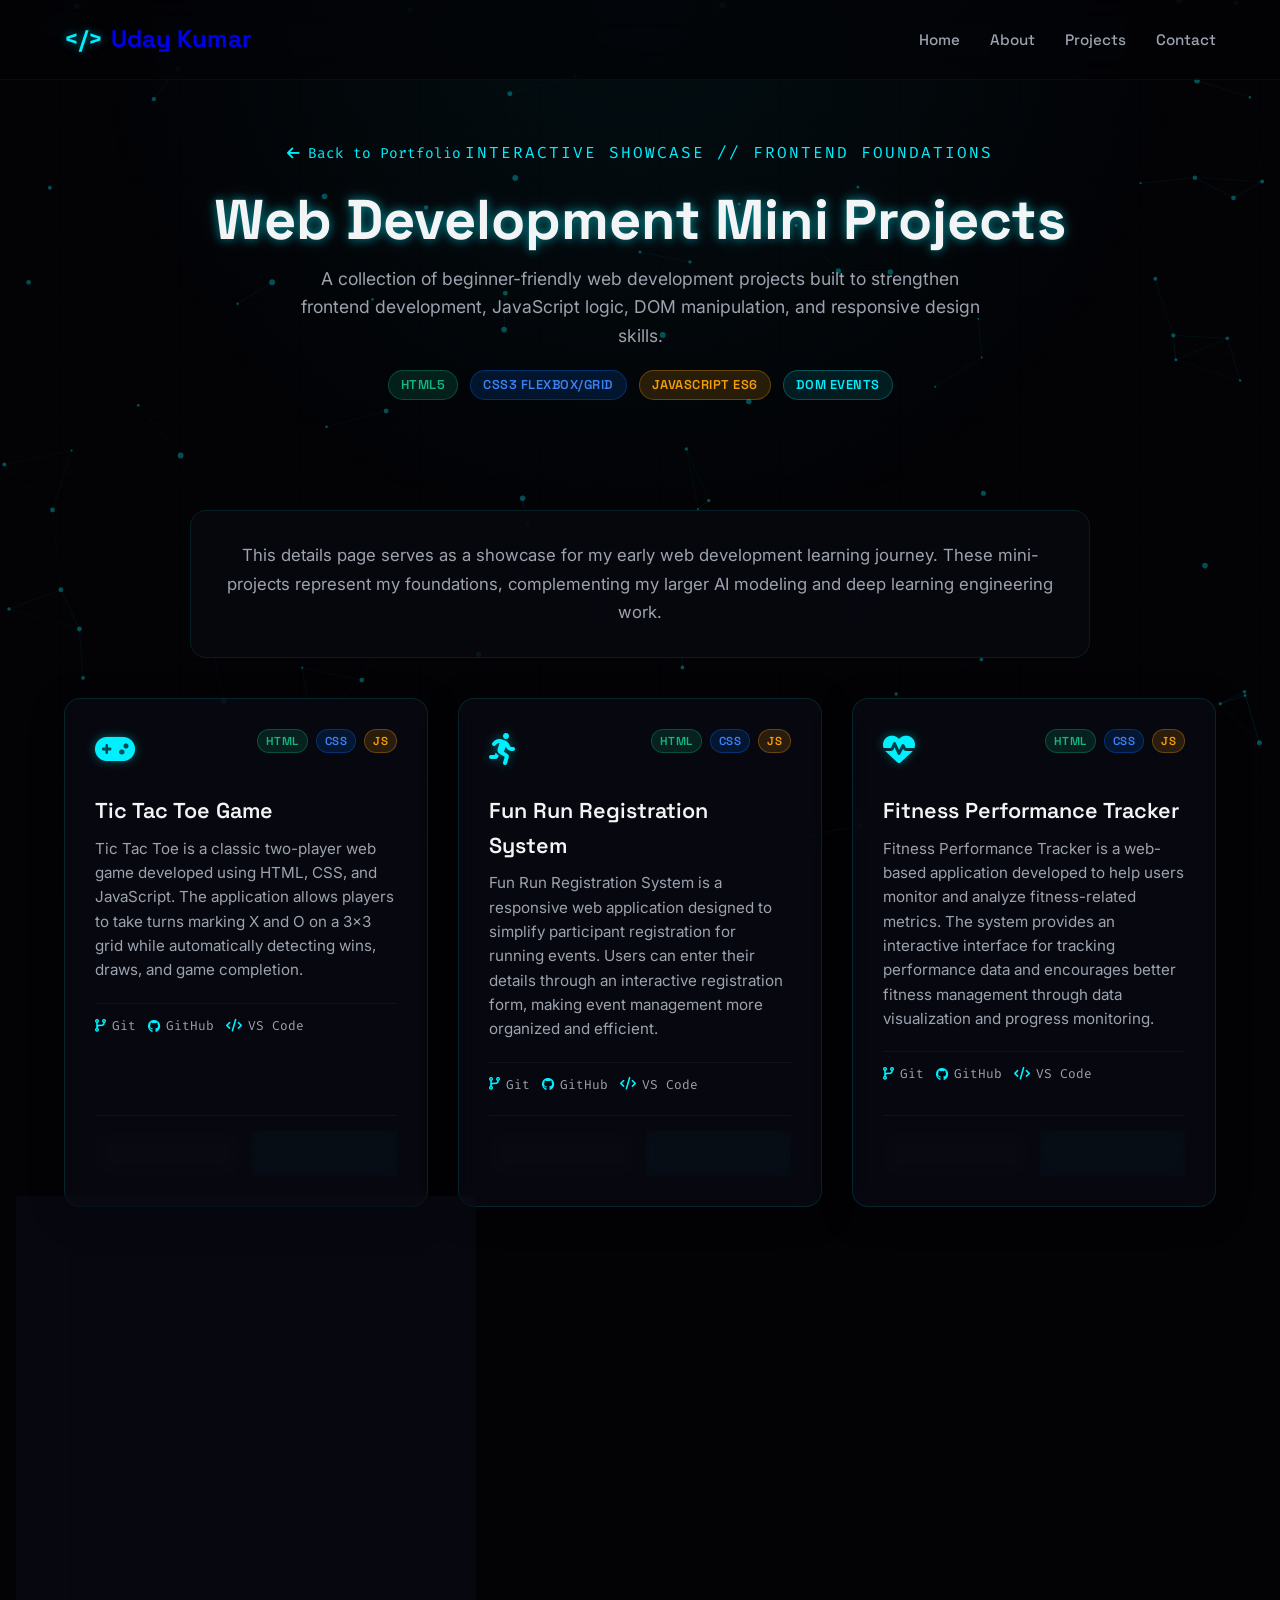
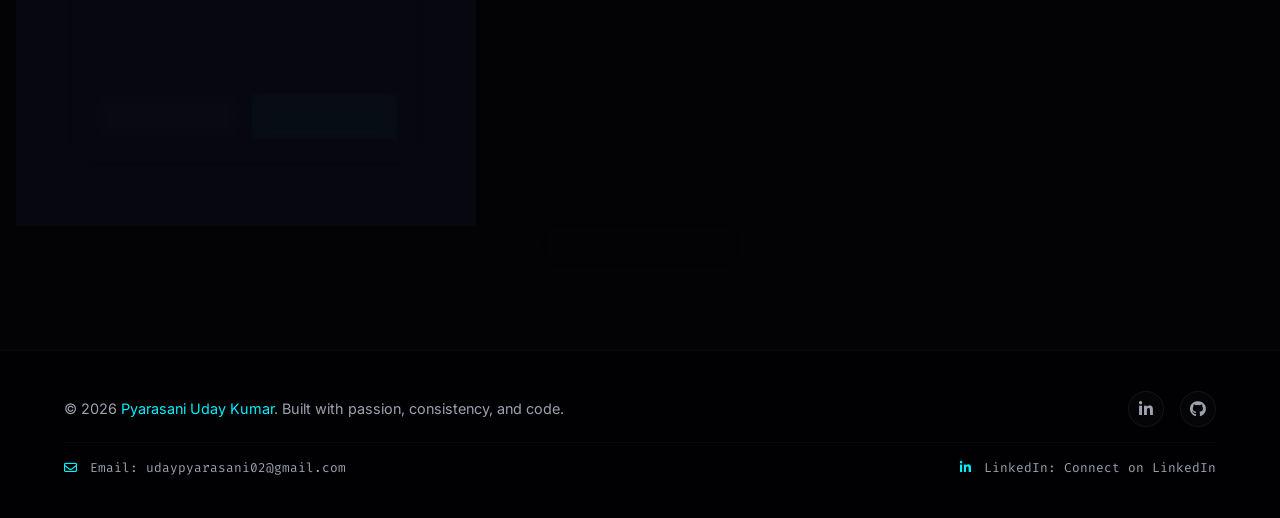
<file: p6-web-dev-mini-projects.html>
<!DOCTYPE html>
<html lang="en">

<head>
    <meta charset="UTF-8">
    <meta name="viewport" content="width=device-width, initial-scale=1.0">
    <meta name="description"
        content="Showcase of frontend development mini projects including Tic Tac Toe, Fun Run Registration, Fitness Performance Tracker, and Form Validation.">
    <meta name="keywords"
        content="Web Development, Frontend, HTML, CSS, JavaScript, Portfolio, Mini Projects, Pyarasani Uday Kumar">
    <meta name="author" content="Pyarasani Uday Kumar">
    <title>Web Development Mini Projects | Pyarasani Uday Kumar</title>

    <!-- CSS Stylesheet -->
    <link rel="stylesheet" href="style.css">

    <!-- FontAwesome Icons -->
    <link rel="stylesheet" href="https://cdnjs.cloudflare.com/ajax/libs/font-awesome/6.4.0/css/all.min.css">

    <style>
        /* Details Page Specific Case Study Styles */
        .case-study-hero {
            padding-top: 140px;
            padding-bottom: 60px;
            text-align: center;
            position: relative;
            background: radial-gradient(circle at top, rgba(0, 240, 255, 0.05) 0%, transparent 70%);
        }

        .btn-back {
            margin-bottom: 24px;
            display: inline-flex;
            align-items: center;
            gap: 8px;
            color: var(--neon-cyan);
            text-decoration: none;
            font-family: var(--font-mono);
            font-size: 0.9rem;
            transition: var(--transition-fast);
        }

        .btn-back:hover {
            text-shadow: 0 0 8px var(--neon-cyan);
            transform: translateX(-4px);
        }

        .hero-badges {
            display: flex;
            justify-content: center;
            gap: 12px;
            flex-wrap: wrap;
            margin: 20px 0 30px 0;
        }

        .hero-badge {
            font-family: var(--font-heading);
            font-weight: 600;
            padding: 4px 12px;
            border-radius: 20px;
            font-size: 0.8rem;
            text-transform: uppercase;
            letter-spacing: 0.5px;
        }

        /* Showcase Layout */
        .mini-projects-grid {
            display: grid;
            grid-template-columns: repeat(auto-fit, minmax(340px, 1fr));
            gap: 30px;
            margin-top: 40px;
        }

        .mini-project-card {
            height: 100%;
            display: flex;
            flex-direction: column;
            justify-content: space-between;
            background: rgba(10, 11, 20, 0.65);
            border: 1px solid rgba(0, 240, 255, 0.12);
            box-shadow: 0 8px 32px 0 rgba(0, 0, 0, 0.37);
            transition: var(--transition-smooth);
        }

        .mini-project-card:hover {
            border-color: rgba(0, 240, 255, 0.4);
            box-shadow: 0 12px 30px rgba(0, 240, 255, 0.12), inset 0 0 20px rgba(0, 240, 255, 0.04);
            transform: translateY(-6px);
        }

        .card-header-area {
            display: flex;
            justify-content: space-between;
            align-items: center;
            margin-bottom: 15px;
        }

        .card-icon {
            font-size: 2rem;
            color: var(--neon-cyan);
            text-shadow: 0 0 10px rgba(0, 240, 255, 0.4);
        }

        .card-title-text {
            font-family: var(--font-heading);
            font-size: 1.35rem;
            font-weight: 600;
            color: var(--text-primary);
            margin-top: 10px;
            margin-bottom: 8px;
            transition: var(--transition-fast);
        }

        .mini-project-card:hover .card-title-text {
            color: var(--neon-cyan);
        }

        .card-desc {
            font-size: 0.95rem;
            color: var(--text-secondary);
            line-height: 1.6;
            margin-bottom: 20px;
        }

        .tech-badges-list {
            display: flex;
            flex-wrap: wrap;
            gap: 8px;
            margin-bottom: 16px;
        }

        .tech-badge-item {
            font-family: var(--font-heading);
            font-size: 0.72rem;
            font-weight: 600;
            padding: 2px 8px;
            border-radius: 20px;
            text-transform: uppercase;
            letter-spacing: 0.5px;
        }

        .badge-html {
            background: rgba(16, 185, 129, 0.15);
            color: #10b981;
            border: 1px solid rgba(16, 185, 129, 0.3);
        }

        .badge-css {
            background: rgba(0, 114, 255, 0.15);
            color: #3b82f6;
            border: 1px solid rgba(0, 114, 255, 0.3);
        }

        .badge-js {
            background: rgba(245, 158, 11, 0.15);
            color: #f59e0b;
            border: 1px solid rgba(245, 158, 11, 0.3);
        }

        /* Tech stack detailed sublist */
        .sub-tech-stack {
            font-family: var(--font-mono);
            font-size: 0.8rem;
            color: var(--text-secondary);
            border-top: 1px solid rgba(255, 255, 255, 0.05);
            padding-top: 12px;
            margin-bottom: 20px;
            display: flex;
            flex-wrap: wrap;
            gap: 12px;
        }

        .sub-tech-stack span {
            display: flex;
            align-items: center;
            gap: 6px;
        }

        .sub-tech-stack i {
            color: var(--neon-cyan);
        }

        /* Custom Card Action Group */
        .card-actions-group {
            display: flex;
            gap: 12px;
            border-top: 1px solid rgba(255, 255, 255, 0.05);
            padding-top: 15px;
            margin-top: auto;
        }

        .card-actions-group .btn {
            flex: 1;
            padding: 10px 0;
            font-size: 0.88rem;
        }

        .btn-card-demo {
            border: 1px solid rgba(0, 240, 255, 0.3) !important;
            background: rgba(0, 240, 255, 0.02) !important;
            color: var(--text-primary) !important;
        }

        .btn-card-demo:hover {
            background: rgba(0, 240, 255, 0.15) !important;
            border-color: var(--neon-cyan) !important;
            box-shadow: 0 0 15px rgba(0, 240, 255, 0.4), inset 0 0 10px rgba(0, 240, 255, 0.2) !important;
        }
    </style>
</head>

<body>

    <!-- Canvas particle background -->
    <canvas id="bg-canvas"></canvas>

    <!-- Sticky Navigation Bar -->
    <header class="navbar" id="navbar">
        <div class="container nav-container">
            <a href="index.html#home" class="logo" aria-label="Home">
                <span>&lt;/&gt;</span> Uday Kumar
            </a>

            <button class="nav-toggle" id="nav-toggle" aria-label="Toggle Navigation Menu" aria-controls="nav-links"
                aria-expanded="false">
                <i class="fa-solid fa-bars-staggered"></i>
            </button>

            <ul class="nav-links" id="nav-links">
                <li><a href="index.html#home">Home</a></li>
                <li><a href="index.html#about">About</a></li>
                <li><a href="index.html#projects" class="active">Projects</a></li>
                <li><a href="index.html#contact">Contact</a></li>
            </ul>
        </div>
    </header>

    <main>
        <!-- Hero Details Section -->
        <section class="case-study-hero">
            <div class="container">
                <a href="index.html#projects" class="btn-back"><i class="fa-solid fa-arrow-left"></i> Back to Portfolio</a>
                <span class="hero-welcome">Interactive Showcase // Frontend Foundations</span>
                <h1 class="hero-title text-neon-glow" style="font-size: 3.5rem;">Web Development Mini Projects</h1>
                
                <p class="hero-tagline" style="margin: 15px auto 0 auto; max-width: 700px; color: var(--text-secondary); font-size: 1.1rem; line-height: 1.6;">
                    A collection of beginner-friendly web development projects built to strengthen frontend development, JavaScript logic, DOM manipulation, and responsive design skills.
                </p>

                <div class="hero-badges">
                    <span class="hero-badge"
                        style="background: rgba(16, 185, 129, 0.15); color: #10b981; border: 1px solid rgba(16, 185, 129, 0.3);">HTML5</span>
                    <span class="hero-badge"
                        style="background: rgba(0, 114, 255, 0.15); color: #3b82f6; border: 1px solid rgba(0, 114, 255, 0.3);">CSS3 Flexbox/Grid</span>
                    <span class="hero-badge"
                        style="background: rgba(245, 158, 11, 0.15); color: #f59e0b; border: 1px solid rgba(245, 158, 11, 0.3);">JavaScript ES6</span>
                    <span class="hero-badge"
                        style="background: rgba(0, 240, 255, 0.1); color: var(--neon-cyan); border: 1px solid rgba(0, 240, 255, 0.25);">DOM Events</span>
                </div>
            </div>
        </section>

        <!-- Projects Grid Area -->
        <section id="showcase" style="padding-top: 20px; padding-bottom: 80px;">
            <div class="container">
                <div class="glass-panel reveal" style="max-width: 900px; margin: 0 auto 40px auto; text-align: center;">
                    <p style="color: var(--text-secondary); font-size: 1.05rem; line-height: 1.7; margin: 0;">
                        This details page serves as a showcase for my early web development learning journey. These mini-projects represent my foundations, complementing my larger AI modeling and deep learning engineering work.
                    </p>
                </div>

                <div class="mini-projects-grid">
                    <!-- Project 1: Tic Tac Toe Game -->
                    <div class="glass-panel mini-project-card reveal">
                        <div class="card-header-area">
                            <i class="fa-solid fa-gamepad card-icon"></i>
                            <div class="tech-badges-list">
                                <span class="tech-badge-item badge-html">HTML</span>
                                <span class="tech-badge-item badge-css">CSS</span>
                                <span class="tech-badge-item badge-js">JS</span>
                            </div>
                        </div>

                        <h3 class="card-title-text">Tic Tac Toe Game</h3>
                        <p class="card-desc">
                            Tic Tac Toe is a classic two-player web game developed using HTML, CSS, and JavaScript. The application allows players to take turns marking X and O on a 3×3 grid while automatically detecting wins, draws, and game completion.
                        </p>

                        <!-- Tech Stack Detailed Sublist -->
                        <div class="sub-tech-stack">
                            <span><i class="fa-solid fa-code-branch"></i> Git</span>
                            <span><i class="fa-brands fa-github"></i> GitHub</span>
                            <span><i class="fa-solid fa-code"></i> VS Code</span>
                        </div>

                        <div class="card-actions-group">
                            <a href="https://github.com/PyarasaniUday/Tic-Toc-" target="_blank" class="btn btn-secondary"><i class="fa-brands fa-github"></i> Source Code</a>
                            <a href="https://tic-toc-indol.vercel.app/" target="_blank" class="btn btn-secondary btn-card-demo"><i class="fa-solid fa-arrow-up-right-from-square"></i> Live Demo</a>
                        </div>
                    </div>

                    <!-- Project 2: Fun Run Registration System -->
                    <div class="glass-panel mini-project-card reveal reveal-delay-1">
                        <div class="card-header-area">
                            <i class="fa-solid fa-person-running card-icon"></i>
                            <div class="tech-badges-list">
                                <span class="tech-badge-item badge-html">HTML</span>
                                <span class="tech-badge-item badge-css">CSS</span>
                                <span class="tech-badge-item badge-js">JS</span>
                            </div>
                        </div>

                        <h3 class="card-title-text">Fun Run Registration System</h3>
                        <p class="card-desc">
                            Fun Run Registration System is a responsive web application designed to simplify participant registration for running events. Users can enter their details through an interactive registration form, making event management more organized and efficient.
                        </p>

                        <!-- Tech Stack Detailed Sublist -->
                        <div class="sub-tech-stack">
                            <span><i class="fa-solid fa-code-branch"></i> Git</span>
                            <span><i class="fa-brands fa-github"></i> GitHub</span>
                            <span><i class="fa-solid fa-code"></i> VS Code</span>
                        </div>

                        <div class="card-actions-group">
                            <a href="https://github.com/PyarasaniUday/Fun-Run-Registration-" target="_blank" class="btn btn-secondary"><i class="fa-brands fa-github"></i> Source Code</a>
                            <a href="https://fun-run-registration.vercel.app/" target="_blank" class="btn btn-secondary btn-card-demo"><i class="fa-solid fa-arrow-up-right-from-square"></i> Live Demo</a>
                        </div>
                    </div>

                    <!-- Project 3: Fitness Performance Tracker -->
                    <div class="glass-panel mini-project-card reveal reveal-delay-2">
                        <div class="card-header-area">
                            <i class="fa-solid fa-heart-pulse card-icon"></i>
                            <div class="tech-badges-list">
                                <span class="tech-badge-item badge-html">HTML</span>
                                <span class="tech-badge-item badge-css">CSS</span>
                                <span class="tech-badge-item badge-js">JS</span>
                            </div>
                        </div>

                        <h3 class="card-title-text">Fitness Performance Tracker</h3>
                        <p class="card-desc">
                            Fitness Performance Tracker is a web-based application developed to help users monitor and analyze fitness-related metrics. The system provides an interactive interface for tracking performance data and encourages better fitness management through data visualization and progress monitoring.
                        </p>

                        <!-- Tech Stack Detailed Sublist -->
                        <div class="sub-tech-stack">
                            <span><i class="fa-solid fa-code-branch"></i> Git</span>
                            <span><i class="fa-brands fa-github"></i> GitHub</span>
                            <span><i class="fa-solid fa-code"></i> VS Code</span>
                        </div>

                        <div class="card-actions-group">
                            <a href="https://github.com/PyarasaniUday/Fitness-Performance-" target="_blank" class="btn btn-secondary"><i class="fa-brands fa-github"></i> Source Code</a>
                            <a href="https://fitness-performance.vercel.app/" target="_blank" class="btn btn-secondary btn-card-demo"><i class="fa-solid fa-arrow-up-right-from-square"></i> Live Demo</a>
                        </div>
                    </div>

                    <!-- Project 4: Form Validation & Registration Project -->
                    <div class="glass-panel mini-project-card reveal reveal-delay-3">
                        <div class="card-header-area">
                            <i class="fa-solid fa-user-check card-icon"></i>
                            <div class="tech-badges-list">
                                <span class="tech-badge-item badge-html">HTML</span>
                                <span class="tech-badge-item badge-css">CSS</span>
                                <span class="tech-badge-item badge-js">JS</span>
                            </div>
                        </div>

                        <h3 class="card-title-text">Form Validation & Registration</h3>
                        <p class="card-desc">
                            Form Validation & Registration Project is a frontend web application focused on collecting user information through a structured registration form while implementing client-side validation techniques. The project demonstrates DOM manipulation, input validation, and responsive form design using JavaScript.
                        </p>

                        <!-- Tech Stack Detailed Sublist -->
                        <div class="sub-tech-stack">
                            <span><i class="fa-solid fa-code-branch"></i> Git</span>
                            <span><i class="fa-brands fa-github"></i> GitHub</span>
                            <span><i class="fa-solid fa-code"></i> VS Code</span>
                        </div>

                        <div class="card-actions-group">
                            <a href="https://github.com/PyarasaniUday/Fun-Run-Registration-" target="_blank" class="btn btn-secondary"><i class="fa-brands fa-github"></i> Source Code</a>
                            <a href="https://fun-run-registration.vercel.app/" target="_blank" class="btn btn-secondary btn-card-demo"><i class="fa-solid fa-arrow-up-right-from-square"></i> Live Demo</a>
                        </div>
                    </div>
                </div>

                <!-- Back to Portfolio CTA Button -->
                <div style="margin-top: 50px; text-align: center;" class="reveal">
                    <a href="index.html#projects" class="btn btn-secondary"><i class="fa-solid fa-arrow-left"></i> Back to Portfolio</a>
                </div>
            </div>
        </section>
    </main>

    <!-- Footer -->
    <footer>
        <div class="container">
            <div class="footer-content"
                style="padding-bottom: 15px; border-bottom: 1px solid rgba(255, 255, 255, 0.03);">
                <div class="footer-text">
                    &copy; 2026 <span>Pyarasani Uday Kumar</span>. Built with passion, consistency, and code.
                </div>
                <div class="footer-socials">
                    <a href="https://www.linkedin.com/in/pyarasani-uday-kumar-9b9190366/?lipi=urn%3Ali%3Apage%3Ad_flagship3_profile_view_base_contact_details%3B1h8UChZWR5uLgJzlyb17Gw%3D%3D"
                        target="_blank" aria-label="LinkedIn"><i class="fa-brands fa-linkedin-in"></i></a>
                    <a href="https://github.com/PyarasaniUday" target="_blank" aria-label="GitHub"><i
                            class="fa-brands fa-github"></i></a>
                </div>
            </div>
            <div
                style="margin-top: 15px; display: flex; justify-content: space-between; flex-wrap: wrap; gap: 10px; font-size: 0.8rem; color: var(--text-secondary); font-family: var(--font-mono);">
                <div>
                    <i class="fa-regular fa-envelope" style="color: var(--neon-cyan); margin-right: 5px;"></i>
                    Email: <a href="mailto:udaypyarasani02@gmail.com"
                        style="color: inherit; text-decoration: none; transition: var(--transition-fast);"
                        onmouseover="this.style.color='var(--neon-cyan)'"
                        onmouseout="this.style.color='inherit'">udaypyarasani02@gmail.com</a>
                </div>
                <div>
                    <i class="fa-brands fa-linkedin-in" style="color: var(--neon-cyan); margin-right: 5px;"></i>
                    LinkedIn: <a
                        href="https://www.linkedin.com/in/pyarasani-uday-kumar-9b9190366/?lipi=urn%3Ali%3Apage%3Ad_flagship3_profile_view_base_contact_details%3B1h8UChZWR5uLgJzlyb17Gw%3D%3D"
                        target="_blank"
                        style="color: inherit; text-decoration: none; transition: var(--transition-fast);"
                        onmouseover="this.style.color='var(--neon-cyan)'"
                        onmouseout="this.style.color='inherit'">Connect on LinkedIn</a>
                </div>
            </div>
        </div>
    </footer>

    <!-- JavaScript File -->
    <script src="script.js"></script>
</body>

</html>
</file>
<file: style.css>
@import url('https://fonts.googleapis.com/css2?family=Inter:wght@300;400;500;600;700&family=Space+Grotesk:wght@400;500;600;700&family=Fira+Code:wght@400;500&display=swap');

/* --- CUSTOM VARIABLES --- */
:root {
    --bg-base: #030306;
    --bg-darker: #010103;
    --bg-glass: rgba(10, 11, 20, 0.5);
    --bg-glass-hover: rgba(16, 18, 35, 0.7);
    --border-glass: rgba(0, 240, 255, 0.1);
    --border-glass-hover: rgba(0, 240, 255, 0.35);
    
    --neon-cyan: #00f0ff;
    --neon-blue: #0072ff;
    --neon-purple: #7000ff;
    
    --text-primary: #f3f4f6;
    --text-secondary: #9ca3af;
    --text-dark: #1f2937;
    
    --font-heading: 'Space Grotesk', sans-serif;
    --font-body: 'Inter', sans-serif;
    --font-mono: 'Fira Code', monospace;
    
    --transition-smooth: all 0.4s cubic-bezier(0.16, 1, 0.3, 1);
    --transition-fast: all 0.2s cubic-bezier(0.16, 1, 0.3, 1);
}

/* --- BASE STYLES --- */
* {
    margin: 0;
    padding: 0;
    box-sizing: border-box;
    scroll-behavior: smooth;
}

body {
    background-color: var(--bg-base);
    color: var(--text-primary);
    font-family: var(--font-body);
    overflow-x: hidden;
    line-height: 1.6;
}

/* Custom Scrollbar */
::-webkit-scrollbar {
    width: 8px;
}
::-webkit-scrollbar-track {
    background: var(--bg-base);
}
::-webkit-scrollbar-thumb {
    background: rgba(0, 240, 255, 0.2);
    border-radius: 4px;
}
::-webkit-scrollbar-thumb:hover {
    background: rgba(0, 240, 255, 0.5);
    box-shadow: 0 0 10px var(--neon-cyan);
}

/* Grid & Layout Utilities */
.container {
    width: 100%;
    max-width: 1200px;
    margin: 0 auto;
    padding: 0 24px;
}

section {
    padding: 100px 0;
    position: relative;
}

/* Interactive Background Canvas */
#bg-canvas {
    position: fixed;
    top: 0;
    left: 0;
    width: 100vw;
    height: 100vh;
    z-index: -1;
    pointer-events: all;
    opacity: 0.8;
}

/* Glassmorphism Panel */
.glass-panel {
    background: var(--bg-glass);
    backdrop-filter: blur(12px);
    -webkit-backdrop-filter: blur(12px);
    border: 1px solid var(--border-glass);
    border-radius: 16px;
    padding: 30px;
    transition: var(--transition-smooth);
    position: relative;
    overflow: hidden;
}

.glass-panel::before {
    content: '';
    position: absolute;
    top: 0;
    left: 0;
    width: 100%;
    height: 100%;
    background: linear-gradient(135deg, rgba(0, 240, 255, 0.05) 0%, transparent 100%);
    opacity: 0;
    transition: var(--transition-smooth);
    z-index: 0;
    pointer-events: none;
}

.glass-panel:hover {
    border-color: var(--border-glass-hover);
    box-shadow: 0 10px 30px rgba(0, 240, 255, 0.06), inset 0 0 15px rgba(0, 240, 255, 0.02);
    transform: translateY(-4px);
}

.glass-panel:hover::before {
    opacity: 1;
}

.glass-panel > * {
    position: relative;
    z-index: 1;
}

/* Neon Text Glow & Accents */
.text-neon-glow {
    text-shadow: 0 0 10px rgba(0, 240, 255, 0.5), 0 0 20px rgba(0, 240, 255, 0.2);
}

.text-gradient {
    background: linear-gradient(135deg, var(--neon-cyan) 0%, var(--neon-blue) 100%);
    -webkit-background-clip: text;
    -webkit-text-fill-color: transparent;
    background-clip: text;
}

/* --- STICKY NAVBAR --- */
.navbar {
    position: fixed;
    top: 0;
    left: 0;
    width: 100%;
    height: 80px;
    z-index: 1000;
    background: rgba(3, 3, 6, 0.7);
    backdrop-filter: blur(16px);
    -webkit-backdrop-filter: blur(16px);
    border-bottom: 1px solid rgba(255, 255, 255, 0.03);
    transition: var(--transition-smooth);
}

.navbar.scrolled {
    height: 70px;
    background: rgba(3, 3, 6, 0.85);
    border-bottom: 1px solid rgba(0, 240, 255, 0.15);
    box-shadow: 0 5px 25px rgba(0, 0, 0, 0.5);
}

.nav-container {
    display: flex;
    justify-content: space-between;
    align-items: center;
    height: 100%;
}

.logo {
    font-family: var(--font-heading);
    font-weight: 700;
    font-size: 1.5rem;
    text-decoration: none;
    display: flex;
    align-items: center;
    gap: 8px;
}

.logo span {
    color: var(--neon-cyan);
    text-shadow: 0 0 8px rgba(0, 240, 255, 0.5);
}

.nav-links {
    display: flex;
    list-style: none;
    gap: 30px;
    align-items: center;
}

.nav-links a {
    text-decoration: none;
    color: var(--text-secondary);
    font-family: var(--font-heading);
    font-weight: 500;
    font-size: 0.95rem;
    transition: var(--transition-fast);
    position: relative;
    padding: 6px 0;
}

.nav-links a::after {
    content: '';
    position: absolute;
    bottom: 0;
    left: 0;
    width: 0;
    height: 2px;
    background: linear-gradient(90deg, var(--neon-cyan), var(--neon-blue));
    transition: var(--transition-fast);
    box-shadow: 0 0 8px var(--neon-cyan);
}

.nav-links a:hover,
.nav-links a.active {
    color: var(--text-primary);
}

.nav-links a:hover::after,
.nav-links a.active::after {
    width: 100%;
}

/* Mobile Nav Toggle */
.nav-toggle {
    display: none;
    background: none;
    border: none;
    color: var(--text-primary);
    font-size: 1.5rem;
    cursor: pointer;
    transition: var(--transition-fast);
}

.nav-toggle:hover {
    color: var(--neon-cyan);
    text-shadow: 0 0 8px var(--neon-cyan);
}

/* --- HERO SECTION --- */
.hero {
    min-height: 100vh;
    display: flex;
    align-items: center;
    padding-top: 100px;
    overflow: hidden;
}

.hero-grid {
    display: grid;
    grid-template-columns: 1.2fr 0.8fr;
    gap: 40px;
    align-items: center;
}

.hero-content {
    display: flex;
    flex-direction: column;
    gap: 20px;
}

.hero-welcome {
    font-family: var(--font-mono);
    color: var(--neon-cyan);
    font-size: 1rem;
    letter-spacing: 2px;
    text-transform: uppercase;
}

.hero-title {
    font-family: var(--font-heading);
    font-size: 4rem;
    font-weight: 700;
    line-height: 1.1;
}

.hero-subtitle {
    font-family: var(--font-heading);
    font-size: 1.75rem;
    font-weight: 500;
    color: var(--text-primary);
    display: flex;
    align-items: center;
    gap: 10px;
}

.typing-container {
    color: var(--neon-cyan);
    font-family: var(--font-mono);
    font-weight: 600;
    border-right: 2px solid var(--neon-cyan);
    animation: blink 0.75s step-end infinite;
    white-space: nowrap;
    padding-right: 4px;
}

.hero-tagline {
    font-size: 1.1rem;
    color: var(--text-secondary);
    max-width: 500px;
}

.cta-group {
    display: flex;
    gap: 16px;
    margin-top: 15px;
    flex-wrap: wrap;
}

/* Futuristic Buttons */
.btn {
    padding: 12px 28px;
    font-family: var(--font-heading);
    font-weight: 600;
    font-size: 0.95rem;
    text-decoration: none;
    border-radius: 8px;
    cursor: pointer;
    transition: var(--transition-smooth);
    display: inline-flex;
    align-items: center;
    justify-content: center;
    gap: 8px;
}

.btn-primary {
    background: linear-gradient(135deg, var(--neon-cyan) 0%, var(--neon-blue) 100%);
    color: var(--bg-base);
    border: none;
    box-shadow: 0 4px 15px rgba(0, 240, 255, 0.3);
}

.btn-primary:hover {
    transform: translateY(-3px);
    box-shadow: 0 8px 25px rgba(0, 240, 255, 0.5), 0 0 10px rgba(0, 240, 255, 0.2);
}

.btn-secondary {
    background: transparent;
    color: var(--text-primary);
    border: 1px solid rgba(0, 240, 255, 0.4);
    backdrop-filter: blur(8px);
}

.btn-secondary:hover {
    border-color: var(--neon-cyan);
    background: rgba(0, 240, 255, 0.05);
    transform: translateY(-3px);
    box-shadow: 0 8px 20px rgba(0, 240, 255, 0.15);
}

.btn-tertiary {
    background: transparent;
    color: var(--text-secondary);
    border: 1px solid rgba(255, 255, 255, 0.1);
}

.btn-tertiary:hover {
    color: var(--text-primary);
    border-color: rgba(255, 255, 255, 0.3);
    transform: translateY(-3px);
}

/* Hero Visual Graphic */
.hero-visual {
    position: relative;
    display: flex;
    justify-content: center;
    align-items: center;
}

.cyber-ring {
    position: relative;
    width: 320px;
    height: 320px;
    border-radius: 50%;
    background: radial-gradient(circle, rgba(0, 240, 255, 0.03) 0%, transparent 70%);
    display: flex;
    justify-content: center;
    align-items: center;
}

.ring-outer {
    position: absolute;
    width: 100%;
    height: 100%;
    border: 2px dashed rgba(0, 240, 255, 0.2);
    border-radius: 50%;
    animation: rotate-clockwise 20s linear infinite;
}

.ring-inner {
    position: absolute;
    width: 80%;
    height: 80%;
    border: 1px solid rgba(0, 114, 255, 0.2);
    border-radius: 50%;
    border-top: 2px solid var(--neon-blue);
    border-bottom: 2px solid var(--neon-cyan);
    animation: rotate-counter 12s linear infinite;
}

.cyber-avatar {
    width: 200px;
    height: 200px;
    border-radius: 50%;
    object-fit: cover;
    z-index: 5;
    border: 3px solid rgba(255, 255, 255, 0.05);
    box-shadow: 0 0 30px rgba(0, 240, 255, 0.25);
    transition: var(--transition-smooth);
    cursor: pointer;
}

.cyber-ring:hover .cyber-avatar {
    transform: scale(1.05);
    box-shadow: 0 0 45px rgba(0, 240, 255, 0.45);
}

/* Floating Tech Badges */
.floating-badge {
    position: absolute;
    background: rgba(10, 11, 20, 0.85);
    border: 1px solid rgba(0, 240, 255, 0.2);
    border-radius: 12px;
    padding: 8px 16px;
    display: flex;
    align-items: center;
    gap: 8px;
    font-family: var(--font-mono);
    font-size: 0.8rem;
    font-weight: 500;
    color: var(--neon-cyan);
    box-shadow: 0 10px 20px rgba(0,0,0,0.4);
    z-index: 10;
}

.badge-1 {
    top: 10%;
    left: -10px;
    animation: float-y 4s ease-in-out infinite;
}

.badge-2 {
    bottom: 15%;
    right: -10px;
    animation: float-y 4s ease-in-out infinite 2s;
}

.badge-3 {
    bottom: 10%;
    left: -20px;
    animation: float-y 4s ease-in-out infinite 1s;
}

/* --- ABOUT ME SECTION --- */
.section-title {
    font-family: var(--font-heading);
    font-size: 2.25rem;
    font-weight: 700;
    margin-bottom: 50px;
    display: flex;
    align-items: center;
    gap: 12px;
}

.section-title::after {
    content: '';
    flex-grow: 1;
    height: 1px;
    background: linear-gradient(90deg, var(--neon-cyan) 0%, transparent 100%);
    opacity: 0.4;
}

.section-title span {
    color: var(--neon-cyan);
    font-family: var(--font-mono);
    font-size: 1rem;
    font-weight: 400;
}

.about-grid {
    display: grid;
    grid-template-columns: 1fr 1fr;
    gap: 50px;
    align-items: center;
}

.about-text {
    font-size: 1.05rem;
    color: var(--text-secondary);
    display: flex;
    flex-direction: column;
    gap: 20px;
}

.about-text p span {
    color: var(--text-primary);
    font-weight: 500;
}

/* Stats Card Grid */
.stats-card-grid {
    display: grid;
    grid-template-columns: repeat(2, 1fr);
    gap: 20px;
}

.stat-item {
    display: flex;
    flex-direction: column;
    gap: 6px;
    padding: 20px;
    border-radius: 12px;
    background: rgba(255, 255, 255, 0.02);
    border: 1px solid rgba(255, 255, 255, 0.03);
    transition: var(--transition-smooth);
}

.stat-item:hover {
    border-color: rgba(0, 240, 255, 0.2);
    background: rgba(0, 240, 255, 0.02);
    box-shadow: 0 8px 20px rgba(0, 240, 255, 0.04);
}

.stat-val {
    font-family: var(--font-heading);
    font-size: 1.5rem;
    font-weight: 700;
    color: var(--neon-cyan);
}

.stat-label {
    font-size: 0.85rem;
    color: var(--text-secondary);
    font-weight: 500;
    letter-spacing: 0.5px;
    text-transform: uppercase;
}

/* --- SKILLS SECTION --- */
.skills-grid {
    display: grid;
    grid-template-columns: repeat(auto-fit, minmax(280px, 1fr));
    gap: 24px;
}

.skill-card {
    display: flex;
    flex-direction: column;
    gap: 20px;
}

.skill-card h3 {
    font-family: var(--font-heading);
    font-size: 1.25rem;
    font-weight: 600;
    color: var(--text-primary);
    display: flex;
    align-items: center;
    gap: 10px;
    border-bottom: 1px solid rgba(255, 255, 255, 0.08);
    padding-bottom: 12px;
}

.skill-card h3 i {
    color: var(--neon-cyan);
}

.skill-list {
    display: flex;
    flex-direction: column;
    gap: 16px;
}

.skill-item {
    display: flex;
    flex-direction: column;
    gap: 6px;
}

.skill-name-percent {
    display: flex;
    justify-content: space-between;
    font-size: 0.9rem;
    font-weight: 500;
}

.skill-name {
    color: var(--text-secondary);
    transition: var(--transition-fast);
}

.skill-item:hover .skill-name {
    color: var(--neon-cyan);
}

.skill-percent {
    color: var(--neon-cyan);
    font-family: var(--font-mono);
}

.skill-bar-track {
    width: 100%;
    height: 6px;
    background: rgba(255, 255, 255, 0.05);
    border-radius: 3px;
    overflow: hidden;
    position: relative;
}

.skill-bar-fill {
    height: 100%;
    background: linear-gradient(90deg, var(--neon-blue), var(--neon-cyan));
    border-radius: 3px;
    width: 0; /* Animated dynamically with JS */
    transition: width 1.5s cubic-bezier(0.1, 0.8, 0.25, 1);
    position: relative;
    box-shadow: 0 0 10px rgba(0, 240, 255, 0.5);
}

/* --- PROJECTS SECTION --- */
.projects-grid {
    display: grid;
    grid-template-columns: repeat(auto-fit, minmax(340px, 1fr));
    gap: 30px;
}

/* 3D Tilt Wrapper */
.project-card-wrapper {
    perspective: 1000px;
}

.project-card {
    height: 100%;
    display: flex;
    flex-direction: column;
    justify-content: space-between;
    transform-style: preserve-3d;
    transform: translateZ(0);
}

.project-meta {
    display: flex;
    flex-direction: column;
    gap: 12px;
}

.project-card-header {
    display: flex;
    justify-content: space-between;
    align-items: center;
}

.project-folder-icon {
    font-size: 2rem;
    color: var(--neon-cyan);
}

.project-links {
    display: flex;
    gap: 14px;
    font-size: 1.2rem;
}

.project-links a {
    color: var(--text-secondary);
    transition: var(--transition-fast);
    text-decoration: none;
}

.project-links a:hover {
    color: var(--neon-cyan);
    text-shadow: 0 0 8px rgba(0,240,255,0.5);
}

.project-card-title {
    font-family: var(--font-heading);
    font-size: 1.35rem;
    font-weight: 600;
    color: var(--text-primary);
    margin-top: 10px;
    transition: var(--transition-fast);
}

.project-card:hover .project-card-title {
    color: var(--neon-cyan);
}

.project-card-desc {
    font-size: 0.95rem;
    color: var(--text-secondary);
    margin-top: 10px;
    margin-bottom: 20px;
    line-height: 1.5;
}

.project-badges {
    display: flex;
    flex-wrap: wrap;
    gap: 8px;
    margin-top: 8px;
    margin-bottom: 12px;
}

.project-badge {
    font-family: var(--font-heading);
    font-size: 0.75rem;
    font-weight: 600;
    padding: 2px 8px;
    border-radius: 20px;
    text-transform: uppercase;
    letter-spacing: 0.5px;
}

.badge-aiml {
    background: rgba(112, 0, 255, 0.15);
    color: #a855f7;
    border: 1px solid rgba(112, 0, 255, 0.3);
}

.badge-python {
    background: rgba(0, 114, 255, 0.15);
    color: #3b82f6;
    border: 1px solid rgba(0, 114, 255, 0.3);
}

.badge-fastapi {
    background: rgba(0, 240, 255, 0.1);
    color: var(--neon-cyan);
    border: 1px solid rgba(0, 240, 255, 0.25);
}

.badge-dl {
    background: rgba(236, 72, 153, 0.15);
    color: #ec4899;
    border: 1px solid rgba(236, 72, 153, 0.3);
}

.badge-web {
    background: rgba(16, 185, 129, 0.15);
    color: #10b981;
    border: 1px solid rgba(16, 185, 129, 0.3);
}

.badge-cyber {
    background: rgba(239, 68, 68, 0.15);
    color: #ef4444;
    border: 1px solid rgba(239, 68, 68, 0.3);
}

.badge-cv {
    background: rgba(0, 240, 255, 0.1);
    color: var(--neon-cyan);
    border: 1px solid rgba(0, 240, 255, 0.25);
}

.project-details {
    display: flex;
    flex-direction: column;
    gap: 8px;
    margin-top: 10px;
    margin-bottom: 16px;
    border-top: 1px solid rgba(255, 255, 255, 0.05);
    padding-top: 12px;
}

.project-detail-item {
    font-size: 0.88rem;
    line-height: 1.4;
    color: var(--text-secondary);
}

.project-detail-item strong {
    color: var(--text-primary);
    font-family: var(--font-heading);
}

/* Modern Minimalist Project Card styles */
.project-explore-btn {
    width: 100%;
    border: 1px solid rgba(0, 240, 255, 0.3) !important;
    background: rgba(0, 240, 255, 0.02) !important;
    color: var(--text-primary) !important;
    font-size: 0.95rem;
    font-weight: 600;
    letter-spacing: 0.5px;
    position: relative;
    overflow: hidden;
    z-index: 1;
    transition: var(--transition-smooth) !important;
    box-shadow: 0 0 0 rgba(0, 240, 255, 0);
}

.project-explore-btn:hover {
    background: rgba(0, 240, 255, 0.15) !important;
    border-color: var(--neon-cyan) !important;
    box-shadow: 0 0 15px rgba(0, 240, 255, 0.5), inset 0 0 10px rgba(0, 240, 255, 0.2) !important;
    transform: translateY(-2px);
    color: #fff !important;
    text-shadow: 0 0 5px rgba(255, 255, 255, 0.5);
}

.project-card.modern-minimal {
    background: rgba(10, 11, 20, 0.65); /* slight extra glassmorphism */
    border: 1px solid rgba(0, 240, 255, 0.15);
    box-shadow: 0 8px 32px 0 rgba(0, 0, 0, 0.37);
    transition: var(--transition-smooth);
}

.project-card.modern-minimal:hover {
    border-color: rgba(0, 240, 255, 0.45);
    box-shadow: 0 12px 30px rgba(0, 240, 255, 0.15), inset 0 0 20px rgba(0, 240, 255, 0.05);
    transform: translateY(-6px);
}

/* Major Project Card Glow Highlight */
.project-card.major-project {
    border: 1px solid rgba(0, 240, 255, 0.35);
    box-shadow: 0 8px 32px 0 rgba(0, 240, 255, 0.12), inset 0 0 15px rgba(0, 240, 255, 0.04);
}

.project-card.major-project:hover {
    border-color: var(--neon-cyan);
    box-shadow: 0 15px 35px rgba(0, 240, 255, 0.3), inset 0 0 25px rgba(0, 240, 255, 0.1);
}

/* --- EDUCATION SECTION --- */
.education-container {
    max-width: 800px;
    margin: 0 auto;
    position: relative;
    padding: 20px 0;
}

.education-container::before {
    content: '';
    position: absolute;
    top: 0;
    left: 20px;
    width: 2px;
    height: 100%;
    background: linear-gradient(180deg, var(--neon-cyan) 0%, var(--neon-blue) 50%, transparent 100%);
    box-shadow: 0 0 8px rgba(0, 240, 255, 0.3);
}

.timeline-item {
    position: relative;
    padding-left: 60px;
    margin-bottom: 40px;
}

.timeline-item:last-child {
    margin-bottom: 0;
}

.timeline-dot {
    position: absolute;
    top: 5px;
    left: 11px;
    width: 20px;
    height: 20px;
    border-radius: 50%;
    background: var(--bg-base);
    border: 3px solid var(--neon-cyan);
    box-shadow: 0 0 10px var(--neon-cyan);
    transition: var(--transition-smooth);
    z-index: 5;
}

.timeline-item:hover .timeline-dot {
    background: var(--neon-cyan);
    box-shadow: 0 0 20px var(--neon-cyan);
    transform: scale(1.15);
}

.timeline-card {
    display: flex;
    flex-direction: column;
    gap: 8px;
}

.timeline-year {
    font-family: var(--font-mono);
    font-size: 0.85rem;
    font-weight: 600;
    color: var(--neon-cyan);
    background: rgba(0, 240, 255, 0.05);
    border: 1px solid rgba(0, 240, 255, 0.15);
    padding: 3px 10px;
    border-radius: 4px;
    width: fit-content;
}

.timeline-college {
    font-family: var(--font-heading);
    font-size: 1.35rem;
    font-weight: 600;
    color: var(--text-primary);
}

.timeline-degree {
    font-size: 0.95rem;
    color: var(--text-secondary);
}

.timeline-degree span {
    color: var(--neon-cyan);
}

/* --- EXPERIENCE & GOALS --- */
.goals-wrapper {
    max-width: 800px;
    margin: 0 auto;
}

/* Terminal Console Panel */
.terminal-panel {
    background: #05060b;
    border: 1px solid rgba(255, 255, 255, 0.05);
    box-shadow: 0 20px 40px rgba(0, 0, 0, 0.6);
}

.terminal-header {
    display: flex;
    justify-content: space-between;
    align-items: center;
    border-bottom: 1px solid rgba(255, 255, 255, 0.06);
    padding: 12px 20px;
    background: rgba(255, 255, 255, 0.01);
}

.terminal-dots {
    display: flex;
    gap: 8px;
}

.terminal-dots span {
    width: 12px;
    height: 12px;
    border-radius: 50%;
    display: inline-block;
}

.dot-red { background: #ff5f56; }
.dot-yellow { background: #ffbd2e; }
.dot-green { background: #27c93f; }

.terminal-title {
    font-family: var(--font-heading);
    font-size: 0.8rem;
    font-weight: 500;
    color: var(--text-secondary);
    letter-spacing: 1px;
    text-transform: uppercase;
}

.terminal-body {
    padding: 24px;
    font-family: var(--font-mono);
    font-size: 0.9rem;
    color: #a9b1d6; /* Monokai-ish light blue */
    display: flex;
    flex-direction: column;
    gap: 12px;
}

.terminal-line {
    display: flex;
    gap: 10px;
    line-height: 1.6;
}

.terminal-prompt {
    color: var(--neon-cyan);
    user-select: none;
}

.terminal-cmd {
    color: var(--text-primary);
}

.terminal-resp {
    color: var(--text-secondary);
    padding-left: 20px;
}

.terminal-resp.highlight {
    color: var(--text-primary);
    border-left: 2px solid var(--neon-cyan);
    padding-left: 18px;
}

/* --- CONTACT SECTION --- */
.contact-grid {
    display: grid;
    grid-template-columns: 0.8fr 1.2fr;
    gap: 50px;
}

.contact-info {
    display: flex;
    flex-direction: column;
    gap: 30px;
}

.contact-info-desc {
    color: var(--text-secondary);
    font-size: 1.05rem;
}

.contact-method-list {
    display: flex;
    flex-direction: column;
    gap: 20px;
}

.contact-method-card {
    display: flex;
    align-items: center;
    gap: 16px;
    padding: 16px;
    border-radius: 12px;
    background: rgba(255, 255, 255, 0.01);
    border: 1px solid rgba(255, 255, 255, 0.03);
    text-decoration: none;
    transition: var(--transition-smooth);
}

.contact-method-card:hover {
    border-color: rgba(0, 240, 255, 0.20);
    background: rgba(0, 240, 255, 0.02);
    transform: translateX(5px);
}

.contact-icon-wrapper {
    width: 48px;
    height: 48px;
    border-radius: 10px;
    background: rgba(0, 240, 255, 0.05);
    border: 1px solid rgba(0, 240, 255, 0.15);
    display: flex;
    align-items: center;
    justify-content: center;
    font-size: 1.2rem;
    color: var(--neon-cyan);
    transition: var(--transition-smooth);
}

.contact-method-card:hover .contact-icon-wrapper {
    background: var(--neon-cyan);
    color: var(--bg-base);
    box-shadow: 0 0 15px var(--neon-cyan);
}

.contact-method-details {
    display: flex;
    flex-direction: column;
    gap: 2px;
}

.contact-method-label {
    font-size: 0.75rem;
    color: var(--text-secondary);
    text-transform: uppercase;
    font-weight: 600;
    letter-spacing: 0.5px;
}

.contact-method-value {
    font-size: 0.95rem;
    color: var(--text-primary);
    font-weight: 500;
}

/* Glowing Form */
.contact-form {
    display: flex;
    flex-direction: column;
    gap: 24px;
}

.form-row-two {
    display: grid;
    grid-template-columns: 1fr 1fr;
    gap: 20px;
}

.form-group {
    position: relative;
    display: flex;
    flex-direction: column;
}

.form-input {
    width: 100%;
    padding: 16px;
    background: rgba(255, 255, 255, 0.015);
    border: 1px solid rgba(255, 255, 255, 0.08);
    border-radius: 8px;
    color: var(--text-primary);
    font-family: var(--font-body);
    font-size: 0.95rem;
    transition: var(--transition-smooth);
    outline: none;
}

.form-group textarea.form-input {
    resize: none;
    min-height: 150px;
}

.form-label {
    position: absolute;
    left: 16px;
    top: 16px;
    color: var(--text-secondary);
    font-size: 0.95rem;
    pointer-events: none;
    transition: var(--transition-smooth);
}

/* Floating label logic */
.form-input:focus ~ .form-label,
.form-input:not(:placeholder-shown) ~ .form-label {
    top: -10px;
    left: 10px;
    font-size: 0.75rem;
    font-weight: 600;
    color: var(--neon-cyan);
    background: var(--bg-base);
    padding: 2px 8px;
    border-radius: 4px;
    border: 1px solid rgba(0, 240, 255, 0.2);
}

.form-input:focus {
    border-color: var(--neon-cyan);
    background: rgba(0, 240, 255, 0.01);
    box-shadow: 0 0 15px rgba(0, 240, 255, 0.15), inset 0 0 8px rgba(0, 240, 255, 0.02);
}

.form-status {
    font-size: 0.9rem;
    font-weight: 500;
    margin-top: 8px;
    min-height: 20px;
    transition: var(--transition-fast);
}

.form-status.success {
    color: #27c93f;
    text-shadow: 0 0 8px rgba(39, 201, 63, 0.3);
}

.form-status.error {
    color: #ff5f56;
    text-shadow: 0 0 8px rgba(255, 95, 86, 0.3);
}

/* --- FOOTER --- */
footer {
    border-top: 1px solid rgba(255, 255, 255, 0.03);
    padding: 40px 0;
    background: #010103;
    position: relative;
    z-index: 10;
}

.footer-content {
    display: flex;
    justify-content: space-between;
    align-items: center;
    flex-wrap: wrap;
    gap: 20px;
}

.footer-text {
    font-size: 0.9rem;
    color: var(--text-secondary);
}

.footer-text span {
    color: var(--neon-cyan);
}

.footer-socials {
    display: flex;
    gap: 16px;
}

.footer-socials a {
    width: 36px;
    height: 36px;
    border-radius: 50%;
    background: rgba(255, 255, 255, 0.02);
    border: 1px solid rgba(255, 255, 255, 0.05);
    display: flex;
    align-items: center;
    justify-content: center;
    color: var(--text-secondary);
    text-decoration: none;
    transition: var(--transition-fast);
}

.footer-socials a:hover {
    color: var(--neon-cyan);
    border-color: rgba(0, 240, 255, 0.2);
    box-shadow: 0 0 8px rgba(0, 240, 255, 0.3);
    transform: translateY(-2px);
}

/* --- ANIMATIONS & INTERSECTION OBSERVER REVEALS --- */

/* Reveal transition styles */
.reveal {
    opacity: 0;
    transform: translateY(30px);
    transition: opacity 0.8s ease, transform 0.8s cubic-bezier(0.16, 1, 0.3, 1);
}

.reveal.active {
    opacity: 1;
    transform: translateY(0);
}

.reveal-delay-1 { transition-delay: 0.15s; }
.reveal-delay-2 { transition-delay: 0.3s; }
.reveal-delay-3 { transition-delay: 0.45s; }
.reveal-delay-4 { transition-delay: 0.6s; }
.reveal-delay-5 { transition-delay: 0.75s; }

/* Custom keyframes */
@keyframes blink {
    from, to { border-color: transparent }
    50% { border-color: var(--neon-cyan); }
}

@keyframes rotate-clockwise {
    from { transform: rotate(0deg); }
    to { transform: rotate(360deg); }
}

@keyframes rotate-counter {
    from { transform: rotate(360deg); }
    to { transform: rotate(0deg); }
}

@keyframes float-y {
    0% { transform: translateY(0px); }
    50% { transform: translateY(-10px); }
    100% { transform: translateY(0px); }
}

/* --- RESPONSIVE MEDIA QUERIES --- */
@media (max-width: 992px) {
    .hero-grid {
        grid-template-columns: 1fr;
        gap: 50px;
        text-align: center;
    }
    
    .hero-content {
        align-items: center;
    }
    
    .hero-tagline {
        margin: 0 auto;
    }
    
    .cta-group {
        justify-content: center;
    }
    
    .about-grid {
        grid-template-columns: 1fr;
        gap: 40px;
    }
    
    .contact-grid {
        grid-template-columns: 1fr;
        gap: 40px;
    }
}

@media (max-width: 768px) {
    section {
        padding: 70px 0;
    }
    
    .hero-title {
        font-size: 3rem;
    }
    
    .hero-subtitle {
        font-size: 1.4rem;
    }
    
    /* Navigation toggle menu */
    .nav-toggle {
        display: block;
        z-index: 1001;
    }
    
    .nav-links {
        position: fixed;
        top: 0;
        right: -100%;
        width: 75%;
        max-width: 320px;
        height: 100vh;
        background: rgba(3, 3, 6, 0.95);
        backdrop-filter: blur(20px);
        -webkit-backdrop-filter: blur(20px);
        flex-direction: column;
        justify-content: center;
        gap: 40px;
        transition: right 0.4s cubic-bezier(0.16, 1, 0.3, 1);
        border-left: 1px solid rgba(0, 240, 255, 0.15);
        box-shadow: -10px 0 30px rgba(0,0,0,0.5);
        z-index: 1000;
    }
    
    .nav-links.active {
        right: 0;
    }
    
    .form-row-two {
        grid-template-columns: 1fr;
    }
    
    .cyber-ring {
        width: 260px;
        height: 260px;
    }
    
    .cyber-avatar {
        width: 170px;
        height: 170px;
    }
    
    .badge-1 {
        left: -15px;
        top: 5%;
    }
    
    .badge-2 {
        right: -15px;
        bottom: 10%;
    }
    
    .badge-3 {
        left: -20px;
        bottom: 5%;
    }
    
    .footer-content {
        flex-direction: column;
        text-align: center;
    }
}

@media (max-width: 480px) {
    .hero-title {
        font-size: 2.3rem;
    }
    
    .hero-subtitle {
        font-size: 1.15rem;
    }
    
    .cta-group {
        flex-direction: column;
        width: 100%;
    }
    
    .cta-group .btn {
        width: 100%;
    }
    
    .stats-card-grid {
        grid-template-columns: 1fr;
    }
}

/* --- CERTIFICATIONS SECTION ADDITIONS --- */

.certifications-grid {
    display: grid;
    grid-template-columns: repeat(auto-fit, minmax(320px, 1fr));
    gap: 24px;
    margin-top: 30px;
}

/* Base Card Style override for Certifications */
.cert-card {
    border-color: rgba(0, 114, 255, 0.15); /* Neon blue base border */
    background: rgba(10, 11, 20, 0.65);
    height: 100%;
    display: flex;
    flex-direction: column;
    justify-content: space-between;
}

.cert-card:hover {
    border-color: rgba(0, 114, 255, 0.5) !important;
    box-shadow: 0 10px 30px rgba(0, 114, 255, 0.15), inset 0 0 20px rgba(0, 114, 255, 0.05) !important;
}

/* Featured Card Styles */
.cert-card-wrapper.featured {
    grid-column: span 2; /* Spans 2 columns on desktop */
}

.cert-card.featured-highlight {
    border: 1px solid rgba(0, 240, 255, 0.35);
    background: linear-gradient(135deg, rgba(10, 11, 20, 0.8) 0%, rgba(0, 114, 255, 0.05) 100%);
    box-shadow: 0 8px 32px 0 rgba(0, 240, 255, 0.12), inset 0 0 15px rgba(0, 240, 255, 0.03);
}

.cert-card.featured-highlight:hover {
    border-color: var(--neon-cyan) !important;
    box-shadow: 0 15px 35px rgba(0, 240, 255, 0.3), inset 0 0 25px rgba(0, 240, 255, 0.1) !important;
}

/* Responsive constraints for featured card wrapper on mobile */
@media (max-width: 768px) {
    .cert-card-wrapper.featured {
        grid-column: span 1;
    }
}

/* Certifications Modal Styles */
.cert-modal {
    display: none;
    position: fixed;
    z-index: 2000;
    left: 0;
    top: 0;
    width: 100%;
    height: 100%;
    overflow: auto;
    background-color: rgba(3, 3, 6, 0.85);
    backdrop-filter: blur(12px);
    -webkit-backdrop-filter: blur(12px);
    align-items: center;
    justify-content: center;
    opacity: 0;
    transition: opacity 0.4s ease;
}

.cert-modal.active {
    display: flex;
    opacity: 1;
}

.cert-modal-content {
    position: relative;
    max-width: 900px;
    width: 90%;
    background: rgba(10, 11, 20, 0.95);
    border: 1px solid rgba(0, 114, 255, 0.3);
    box-shadow: 0 0 40px rgba(0, 114, 255, 0.25);
    border-radius: 16px;
    padding: 35px;
    margin: 40px auto;
    animation: certZoomIn 0.4s cubic-bezier(0.16, 1, 0.3, 1);
}

@keyframes certZoomIn {
    from {
        transform: scale(0.92) translateY(20px);
        opacity: 0;
    }
    to {
        transform: scale(1) translateY(0);
        opacity: 1;
    }
}

.cert-modal-close {
    position: absolute;
    top: 15px;
    right: 20px;
    color: var(--text-secondary);
    font-size: 32px;
    font-weight: bold;
    cursor: pointer;
    transition: var(--transition-fast);
    z-index: 10;
}

.cert-modal-close:hover {
    color: var(--neon-cyan);
    text-shadow: 0 0 10px var(--neon-cyan);
}

.cert-modal-body {
    display: grid;
    grid-template-columns: 1.2fr 0.8fr;
    gap: 30px;
    align-items: center;
}

.cert-modal-img-container {
    width: 100%;
    border-radius: 8px;
    overflow: hidden;
    border: 1px solid rgba(255, 255, 255, 0.05);
    background: rgba(0, 0, 0, 0.3);
    display: flex;
    align-items: center;
    justify-content: center;
    position: relative;
}

.cert-modal-img-container img {
    width: 100%;
    height: auto;
    max-height: 55vh;
    object-fit: contain;
    display: block;
}

.cert-modal-info {
    display: flex;
    flex-direction: column;
    justify-content: center;
}

@media (max-width: 768px) {
    .cert-modal-body {
        grid-template-columns: 1fr;
        gap: 20px;
    }
    .cert-modal-content {
        padding: 25px;
        margin: 20px auto;
    }
    .cert-modal-img-container img {
        max-height: 40vh;
    }
}

/* --- CONTACT SECTION ADDITIONS --- */

.contact-cards-grid {
    display: grid;
    grid-template-columns: repeat(auto-fit, minmax(280px, 1fr));
    gap: 20px;
    width: 100%;
}

.contact-card {
    display: flex;
    align-items: center;
    gap: 18px;
    padding: 24px;
    border-radius: 12px;
    background: rgba(10, 11, 20, 0.6);
    border: 1px solid rgba(0, 114, 255, 0.15);
    text-decoration: none;
    transition: var(--transition-smooth);
}

/* Make it look clickable (anchors) vs normal container (location) */
a.contact-card:hover {
    border-color: var(--neon-cyan) !important;
    background: rgba(10, 11, 20, 0.8) !important;
    box-shadow: 0 10px 25px rgba(0, 240, 255, 0.15), inset 0 0 15px rgba(0, 240, 255, 0.03) !important;
    transform: translateY(-4px);
}

.contact-card-icon-wrapper {
    width: 52px;
    height: 52px;
    border-radius: 10px;
    background: rgba(0, 114, 255, 0.05);
    border: 1px solid rgba(0, 114, 255, 0.2);
    display: flex;
    align-items: center;
    justify-content: center;
    font-size: 1.4rem;
    color: var(--neon-cyan);
    text-shadow: 0 0 8px rgba(0, 240, 255, 0.3);
    transition: var(--transition-smooth);
    flex-shrink: 0;
}

a.contact-card:hover .contact-card-icon-wrapper {
    background: var(--neon-cyan);
    color: var(--bg-base);
    box-shadow: 0 0 15px var(--neon-cyan);
    border-color: var(--neon-cyan);
}

.contact-card-content {
    display: flex;
    flex-direction: column;
    gap: 4px;
    overflow: hidden;
}

.contact-card-label {
    font-size: 0.75rem;
    color: var(--text-secondary);
    text-transform: uppercase;
    font-weight: 600;
    letter-spacing: 1px;
    font-family: var(--font-heading);
}

.contact-card-value {
    font-size: 0.95rem;
    color: var(--text-primary);
    font-weight: 500;
    word-break: break-all;
    font-family: var(--font-body);
    transition: var(--transition-fast);
}

a.contact-card:hover .contact-card-value {
    color: var(--neon-cyan);
}

.resume-download-btn {
    border: 1px solid rgba(0, 240, 255, 0.45) !important;
    background: linear-gradient(135deg, rgba(0, 240, 255, 0.1) 0%, rgba(0, 114, 255, 0.2) 100%) !important;
    color: var(--text-primary) !important;
    box-shadow: 0 4px 15px rgba(0, 240, 255, 0.2) !important;
}

.resume-download-btn:hover {
    background: linear-gradient(135deg, var(--neon-cyan) 0%, var(--neon-blue) 100%) !important;
    color: var(--bg-base) !important;
    box-shadow: 0 8px 25px rgba(0, 240, 255, 0.5), 0 0 15px rgba(0, 240, 255, 0.3) !important;
    transform: translateY(-3px);
}

@media (max-width: 992px) {
    .contact-grid {
        grid-template-columns: 1fr !important;
        gap: 30px !important;
    }
}

/* Global YouTube Video Link Overlay Player */
.video-link-wrapper {
    position: relative;
    display: block;
    width: 100%;
    height: 100%;
    overflow: hidden;
}

.video-link-wrapper img {
    width: 100%;
    height: 100%;
    display: block;
    object-fit: cover;
    transition: transform 0.6s cubic-bezier(0.16, 1, 0.3, 1);
}

.video-play-overlay {
    position: absolute;
    top: 0;
    left: 0;
    width: 100%;
    height: 100%;
    background: rgba(0, 0, 0, 0.45);
    display: flex;
    align-items: center;
    justify-content: center;
    transition: background 0.4s ease;
}

.play-btn-circle {
    width: 70px;
    height: 70px;
    border-radius: 50%;
    background: var(--bg-base);
    border: 2px solid var(--neon-cyan);
    display: flex;
    align-items: center;
    justify-content: center;
    box-shadow: 0 0 20px rgba(0, 240, 255, 0.4);
    transition: transform 0.4s cubic-bezier(0.16, 1, 0.3, 1), border-color 0.4s ease, box-shadow 0.4s ease;
}

.play-btn-circle i {
    color: var(--neon-cyan);
    font-size: 1.8rem;
    margin-left: 5px;
    text-shadow: 0 0 10px rgba(0, 240, 255, 0.5);
    transition: color 0.4s ease, text-shadow 0.4s ease;
}

/* YouTube Video Hover Animations */
.video-link-wrapper:hover img {
    transform: scale(1.03);
}

.video-link-wrapper:hover .video-play-overlay {
    background: rgba(0, 0, 0, 0.25);
}

.video-link-wrapper:hover .play-btn-circle {
    transform: scale(1.08);
    border-color: #fff;
    box-shadow: 0 0 35px var(--neon-cyan), 0 0 10px #fff;
}

.video-link-wrapper:hover .play-btn-circle i {
    color: #fff;
    text-shadow: 0 0 12px #fff;
}

/* ==========================================
   9. PROFILE IMAGE LIGHTBOX MODAL
   ========================================== */
.profile-modal {
    position: fixed;
    z-index: 2200;
    left: 0;
    top: 0;
    width: 100%;
    height: 100%;
    background-color: rgba(3, 3, 6, 0.95);
    backdrop-filter: blur(15px);
    -webkit-backdrop-filter: blur(15px);
    display: flex;
    align-items: center;
    justify-content: center;
    opacity: 0;
    visibility: hidden;
    transition: opacity 0.3s cubic-bezier(0.16, 1, 0.3, 1), visibility 0.3s cubic-bezier(0.16, 1, 0.3, 1);
}

.profile-modal.active {
    opacity: 1;
    visibility: visible;
}

.profile-modal-content {
    position: relative;
    max-width: 80%;
    max-height: 80vh;
    border-radius: 16px;
    overflow: hidden;
    border: 2px solid var(--neon-cyan);
    box-shadow: 0 0 50px rgba(0, 240, 255, 0.35), inset 0 0 20px rgba(0, 240, 255, 0.15);
    transform: scale(0.9);
    transition: transform 0.3s cubic-bezier(0.16, 1, 0.3, 1);
    background: rgba(10, 11, 20, 0.95);
}

.profile-modal.active .profile-modal-content {
    transform: scale(1);
}

.profile-modal-content img {
    max-width: 100%;
    max-height: 80vh;
    width: auto;
    height: auto;
    object-fit: contain;
    display: block;
}

.profile-modal-close {
    position: absolute;
    top: 30px;
    right: 35px;
    color: var(--text-secondary);
    font-size: 38px;
    font-weight: bold;
    cursor: pointer;
    transition: var(--transition-fast);
    z-index: 2210;
}

.profile-modal-close:hover {
    color: var(--neon-cyan);
    text-shadow: 0 0 10px var(--neon-cyan);
    transform: scale(1.15);
}

@media (max-width: 768px) {
    .profile-modal-content {
        max-width: 90%;
        max-height: 70vh;
        border-radius: 12px;
    }
}
</file>
